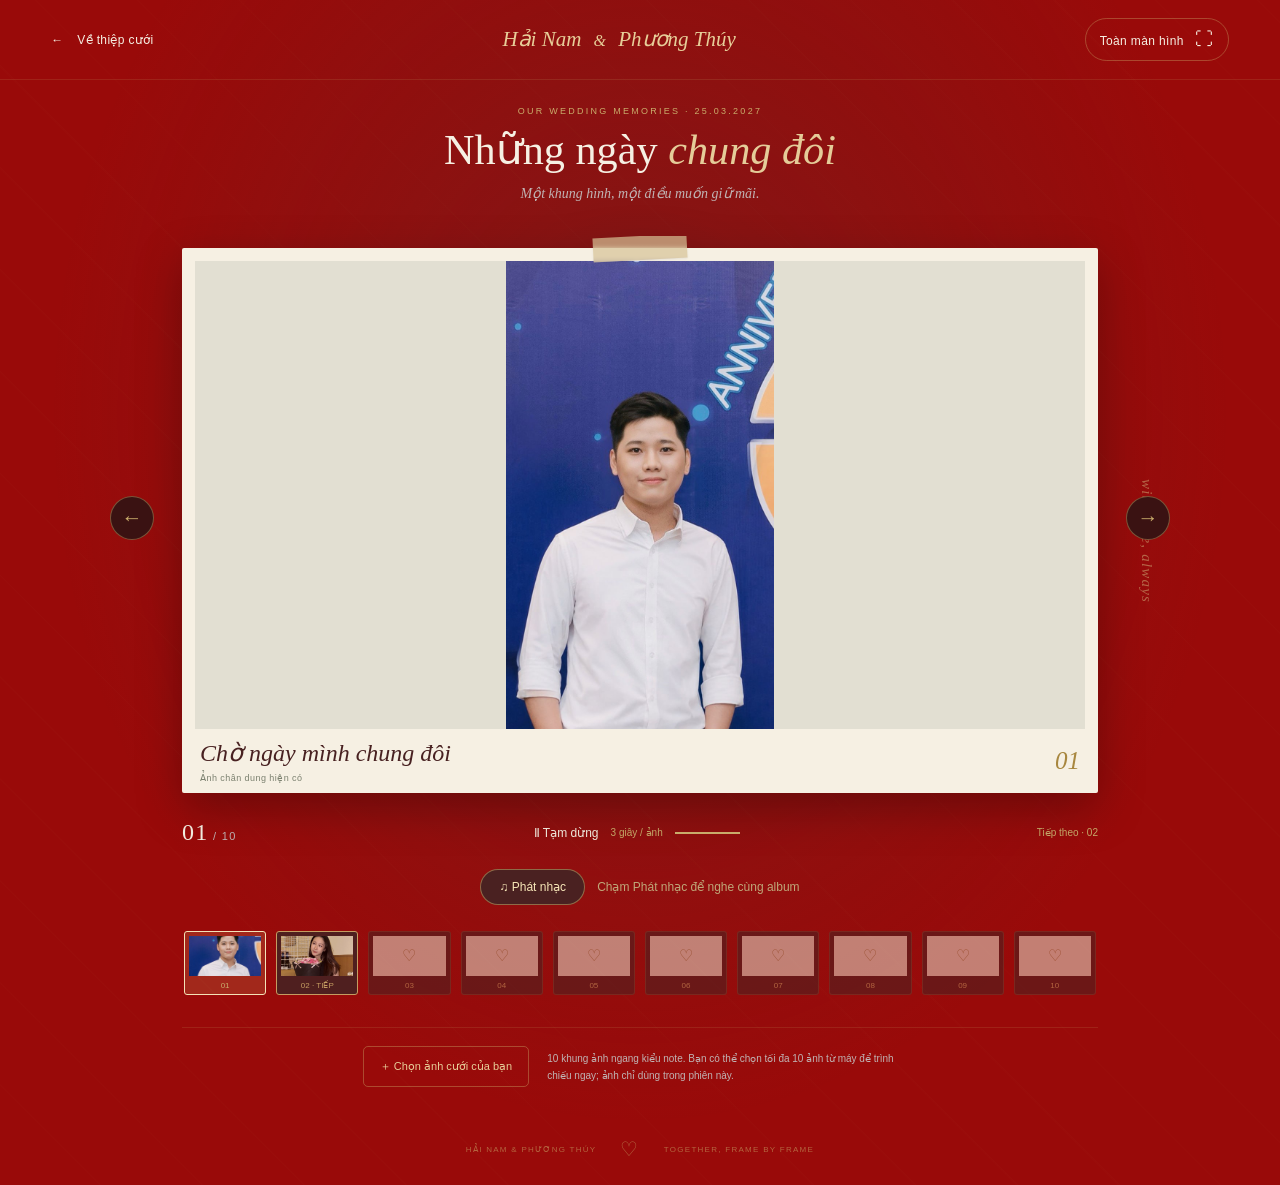
<file: slideshow.html>
<!doctype html>
<html lang="vi">
<head>
  <meta charset="utf-8">
  <link rel="icon" type="image/svg+xml" href="picture/LOGO.svg?v=20260920" sizes="any">
  <meta name="viewport" content="width=device-width,initial-scale=1">
  <meta name="theme-color" content="#990a09">
  <title>Những ngày chung đôi — Hải Nam &amp; Phương Thúy</title>
  <link rel="stylesheet" href="slideshow.css?v=20260918-red1">
  <script src="slideshow-photos.js" defer></script>
  <script src="slideshow.js?v=20260916-music" defer></script>
</head>
<body>
  <header class="topbar">
    <a class="back" href="index.html#album"><span aria-hidden="true">←</span> Về thiệp cưới</a>
    <a class="brand" href="index.html">Hải Nam <i>&amp;</i> Phương Thúy</a>
    <button class="fullscreen" id="fullscreen" type="button">Toàn màn hình <span aria-hidden="true">⛶</span></button>
  </header>
  <main class="gallery">
    <div class="heading"><p class="eyebrow">OUR WEDDING MEMORIES · 25.03.2027</p><h1>Những ngày <em>chung đôi</em></h1><p>Một khung hình, một điều muốn giữ mãi.</p></div>
    <section class="slideshow" aria-label="Slideshow ảnh cưới" aria-roledescription="băng chuyền ảnh">
      <div class="stage">
        <span class="stage__note" aria-hidden="true">with love, always</span>
        <div class="viewport" id="viewport"><div class="track" id="track"></div></div>
        <button class="arrow arrow--prev" id="prev" type="button" aria-label="Ảnh trước">←</button>
        <button class="arrow arrow--next" id="next" type="button" aria-label="Ảnh tiếp theo">→</button>
      </div>
      <div class="playback">
        <span class="counter"><b id="current">01</b><span> / </span><span id="total">10</span></span>
        <div class="playback__center"><button id="play" type="button" aria-label="Tạm dừng slideshow">Ⅱ <span>Tạm dừng</span></button><span class="interval">3 giây / ảnh</span><div class="progress" aria-hidden="true"><i id="progress"></i></div></div>
        <span class="next-label" id="next-label">Tiếp theo · 02</span>
      </div>
      <div class="slideshow-music"><button id="slideshowMusic" type="button" aria-label="Phát nhạc slideshow">♫ Phát nhạc</button><span id="slideshowTrack" role="status">Music Open · 1 / 2</span></div>
      <audio id="slideshowAudio" src="music-open.mp3" preload="metadata"></audio>
      <div class="filmstrip" id="filmstrip" aria-label="Ảnh xem trước — chọn để chuyển ảnh"></div>
      <p class="sr-only" id="announcement" role="status" aria-live="polite"></p>
    </section>
    <div class="photo-picker"><label class="choose" for="photos">＋ Chọn ảnh cưới của bạn</label><input class="sr-only" id="photos" type="file" accept="image/jpeg,image/png,image/webp,image/avif" multiple><p id="photo-help">10 khung ảnh ngang kiểu note. Bạn có thể chọn tối đa 10 ảnh từ máy để trình chiếu ngay; ảnh chỉ dùng trong phiên này.</p></div>
    <p class="picker-status" id="picker-status" role="status"></p>
  </main>
  <footer class="gallery-footer"><span>HẢI NAM &amp; PHƯƠNG THÚY</span><span aria-hidden="true">♡</span><span>TOGETHER, FRAME BY FRAME</span></footer>
  <noscript><p class="noscript">Vui lòng bật JavaScript để xem slideshow.</p></noscript>
</body>
</html>
</file>
<file: slideshow.css>
:root{color-scheme:dark;--teal:#990a09;--cream:#f6f0e3;--gold:#c9ac6b;--muted:#c0b3b3;font-family:Arial,sans-serif;color:var(--cream);background:var(--teal)}
*{box-sizing:border-box}body{margin:0;min-width:300px;background:radial-gradient(ellipse at 50% 35%,#61282870,transparent 65%),repeating-linear-gradient(45deg,transparent 0 70px,#c9ac6b04 71px 72px)}button,a,label{-webkit-tap-highlight-color:transparent}button,a{touch-action:manipulation}button{font:inherit;cursor:pointer}a{color:inherit;text-decoration:none}button:focus-visible,a:focus-visible,.photo-picker:focus-within .choose{outline:2px solid #efd397;outline-offset:5px}button{color:var(--cream)}.topbar{min-height:76px;padding:18px 4vw;border-bottom:1px solid #c9ac6b25;display:flex;align-items:center;justify-content:space-between;gap:16px}.back,.fullscreen{font-size:12px;letter-spacing:.03em}.back span{margin-right:10px}.brand{font:italic 21px Georgia,serif;color:#e7ce99}.brand i{padding:0 7px;font-size:16px}.fullscreen{background:none;border:1px solid #c9ac6b60;padding:10px 14px;border-radius:24px}.fullscreen span{font-size:18px;margin-left:8px}.gallery{width:min(1060px,94%);margin:0 auto}.heading{text-align:center;margin:26px 0 20px}.eyebrow{font-size:9px;letter-spacing:.25em;color:var(--gold)}h1{font:normal clamp(29px,3.3vw,46px)/1.15 Georgia,serif;margin:10px 0}h1 em{color:#e5cc99}.heading>p:last-child{font:italic 14px Georgia,serif;color:var(--muted);margin:10px 0}.stage{position:relative;padding:14px 60px 0}.stage__note{position:absolute;right:15px;top:45%;writing-mode:vertical-rl;font:italic 15px Georgia,serif;color:#d6bd8480;letter-spacing:.08em}.viewport{overflow:hidden;filter:drop-shadow(0 15px 22px #0004);touch-action:pan-y}.track{display:flex;transition:transform .65s cubic-bezier(.22,.68,.2,1);will-change:transform}.track.no-transition{transition:none}.slide{flex:0 0 100%;width:100%;min-width:0;padding:12px 12px 0;position:relative}.note-frame{background:var(--cream);color:#482121;margin:0;padding:13px 13px 0;border-radius:2px;position:relative}.note-frame::before{content:"";position:absolute;z-index:2;width:94px;height:24px;left:calc(50% - 47px);top:-12px;rotate:-3deg;background:#d6c296b3;box-shadow:0 1px 2px #0001;backdrop-filter:blur(2px)}.photo{aspect-ratio:16/9;max-height:52vh;width:100%;background:#e2dfd2;position:relative;display:grid;place-items:center;overflow:hidden}.photo img{display:block;width:100%;height:100%;object-fit:contain;position:absolute;inset:0}.placeholder{position:absolute;inset:0;display:flex;align-items:center;justify-content:center;flex-direction:column;background:radial-gradient(ellipse,#fbf8f0,#e9e2d2);color:#7e805f}.placeholder::before,.placeholder::after{content:"";position:absolute;inset:9%;border:1px solid #a8873f30;border-radius:100px 100px 0 0}.placeholder::after{inset:11%;border-style:dashed}.placeholder__heart{font:normal clamp(45px,6vw,78px) Georgia,serif;color:#ab9156;z-index:1}.placeholder strong{font:italic clamp(17px,2vw,25px) Georgia,serif;font-weight:normal;z-index:1}.placeholder small{font-size:10px;letter-spacing:.13em;margin-top:12px;z-index:1}.note-frame figcaption{display:flex;align-items:center;justify-content:space-between;gap:10px;min-height:64px;padding:10px 5px}.caption{font:italic clamp(16px,2vw,24px) Georgia,serif}.caption-note{display:block;font:9px Arial,sans-serif;letter-spacing:.05em;color:#7b806f;margin-top:6px}.frame-number{font:italic 25px Georgia,serif;color:#a8873f}.arrow{position:absolute;top:48%;width:44px;height:44px;border:1px solid #c9ac6b70;border-radius:50%;background:#3a1212;color:var(--gold);font-size:21px;transition:background .2s,transform .2s}.arrow:hover{background:#582828;transform:scale(1.05)}.arrow--prev{left:0}.arrow--next{right:0}.playback{display:flex;align-items:center;justify-content:space-between;gap:15px;margin:20px 72px 16px;font-size:11px}.counter{white-space:nowrap;color:var(--muted);letter-spacing:.12em}.counter b{font:24px Georgia,serif;color:var(--cream)}.playback__center{display:flex;gap:12px;align-items:center}.playback button{background:none;border:none;padding:8px 0;font-size:12px;min-height:40px}.interval,.next-label{color:var(--gold);font-size:10px}.next-label{white-space:nowrap}.progress{width:65px;height:2px;background:#c9ac6b30;overflow:hidden}.progress i{display:block;width:100%;height:100%;background:var(--gold);transform:scaleX(0);transform-origin:left}.progress i.running{animation:progress 3s linear forwards}@keyframes progress{to{transform:scaleX(1)}}.filmstrip{display:flex;gap:10px;margin:0 72px;padding:10px 2px 12px;overflow-x:auto;scrollbar-width:thin;scrollbar-color:#c9ac6b65 transparent;overscroll-behavior-x:contain}.thumb{flex:0 0 calc((100% - 90px)/10);min-width:66px;position:relative;border:1px solid #c9ac6b35;background:#482222;border-radius:3px;padding:4px;opacity:.55;transition:opacity .2s,border-color .2s}.thumb:hover,.thumb[aria-current="true"]{opacity:1}.thumb[aria-current="true"]{border-color:#f4e2b7;background:#c9ac6b30}.thumb.is-next{border-color:var(--gold);opacity:.9}.thumb__image{aspect-ratio:16/9;position:relative;display:grid;place-items:center;background:#e7dfcb;color:#9d854d;overflow:hidden}.thumb img{width:100%;height:100%;position:absolute;object-fit:cover}.thumb small{display:block;font-size:8px;color:var(--gold);padding-top:5px;white-space:nowrap;min-height:14px}.photo-picker{display:flex;align-items:center;justify-content:center;gap:18px;margin:20px 72px 0;border-top:1px solid #c9ac6b25;padding-top:18px}.choose{border:1px solid #c9ac6b65;color:#e7ce99;padding:12px 16px;border-radius:5px;font-size:11px;white-space:nowrap;cursor:pointer}.photo-picker p{max-width:370px;font-size:10px;color:var(--muted);line-height:1.7;margin:0}.picker-status{text-align:center;font-size:12px;min-height:14px;color:var(--gold)}.gallery-footer{display:flex;justify-content:center;gap:24px;align-items:center;padding:12px 16px 24px;font-size:8px;letter-spacing:.16em;color:#c9ac6b90}.gallery-footer>span:nth-child(2){font-size:20px}.sr-only{position:absolute;width:1px;height:1px;padding:0;margin:-1px;overflow:hidden;clip:rect(0,0,0,0);white-space:nowrap;border:0}.noscript{text-align:center;padding:20px}body:fullscreen{overflow:auto;background-color:var(--teal)}body:fullscreen .photo{max-height:59vh}body:fullscreen .photo-picker,body:fullscreen .picker-status,body:fullscreen .gallery-footer{display:none}
@media(min-width:1500px){.gallery{width:min(1220px,94%)}}
@media(max-width:700px){.topbar{padding:12px 4%;min-height:65px}.brand{font-size:15px}.brand i{padding:0 2px}.back{font-size:10px}.back span{margin-right:3px}.fullscreen{font-size:0;padding:7px 10px}.fullscreen span{font-size:19px;margin:0}.heading{margin:28px 0 16px}.eyebrow{font-size:8px;letter-spacing:.16em}.stage{padding:12px 0 0}.stage__note{display:none}.slide{padding:12px 3px 0}.note-frame{padding:8px 8px 0}.note-frame figcaption{min-height:64px;padding:10px 2px}.caption-note{font-size:8px}.arrow{top:auto;bottom:-58px;width:38px;height:38px;font-size:18px}.arrow--prev{left:3px}.arrow--next{right:3px}.playback{margin:14px 52px 12px;min-height:44px;gap:8px}.playback__center{gap:8px}.counter b{font-size:21px}.counter{font-size:9px}.interval,.next-label{display:none}.progress{width:32px}.playback button{font-size:11px}.filmstrip{margin:0;padding-top:12px;gap:8px}.thumb{min-width:76px}.photo-picker{margin:20px 4px 0;flex-direction:column;gap:12px;text-align:center}.photo-picker p{max-width:320px}.gallery-footer{gap:12px;font-size:7px;letter-spacing:.07em}.photo{max-height:none}.heading>p:last-child{font-size:12px}}
@media(prefers-reduced-motion:reduce){.track,.thumb,.arrow{transition:none}.progress i.running{animation:none;transform:scaleX(1)}}
/* Keep the next-photo strip visible on typical laptop displays. */
@media(min-width:701px) and (max-height:850px){.topbar{min-height:56px;padding-block:10px}.heading{margin:14px 0 8px}.heading h1{font-size:32px;margin:7px 0}.heading>p:last-child{margin:7px 0}.stage{max-width:calc((100dvh - 450px)*1.7778 + 170px);min-width:480px;margin-inline:auto}.photo{max-height:calc(100dvh - 450px)}.playback{margin-top:10px;margin-bottom:4px}.filmstrip{padding-top:5px}.photo-picker{margin-top:10px;padding-top:12px}.gallery-footer{padding-top:4px}}
@media(min-width:701px) and (max-height:580px){.stage{min-width:400px}.photo{max-height:none}.heading>p:last-child{display:none}}
.slideshow-music{display:flex;justify-content:center;align-items:center;flex-wrap:wrap;gap:12px;margin:16px 0;color:#bfa779;font-size:12px}
.slideshow-music button{border:1px solid #c9ac6b88;border-radius:20px;padding:10px 18px;background:#4a2121;color:#f6e5b7;cursor:pointer;font:inherit}
.slideshow-music button:focus-visible{outline:2px solid #e7c982;outline-offset:3px}
</file>
